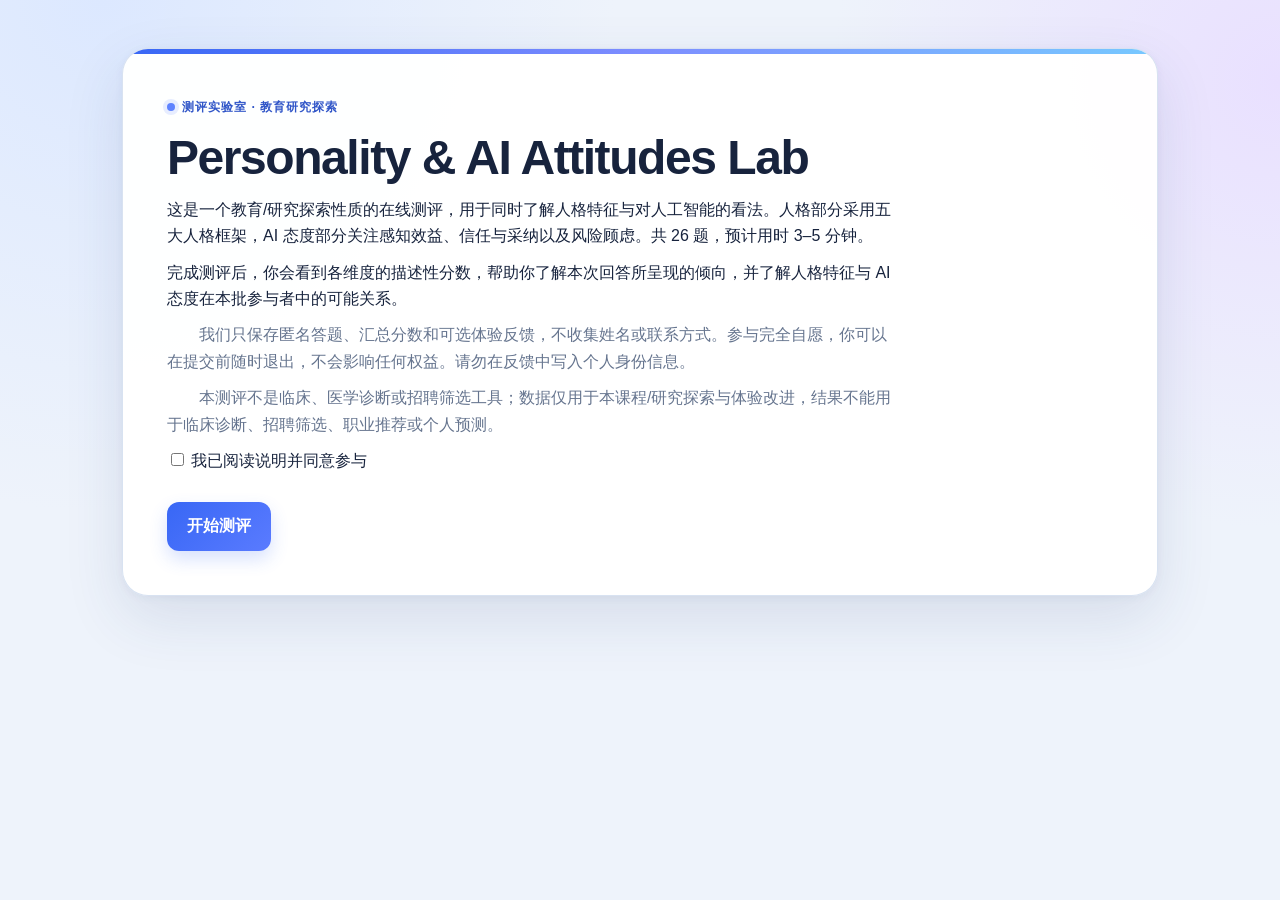
<file: index.html>
<!doctype html>
<html lang="zh-CN"><head><meta charset="utf-8"><meta name="viewport" content="width=device-width,initial-scale=1"><meta name="description" content="用于教育研究探索的五大人格与 AI 态度测评。"><title>Personality &amp; AI Attitudes Lab</title><link rel="stylesheet" href="styles.css?v=20260913-restored-ui"></head>
<body><main id="app"></main><script src="app.js?v=20260913-restored-ui"></script></body></html>
</file>
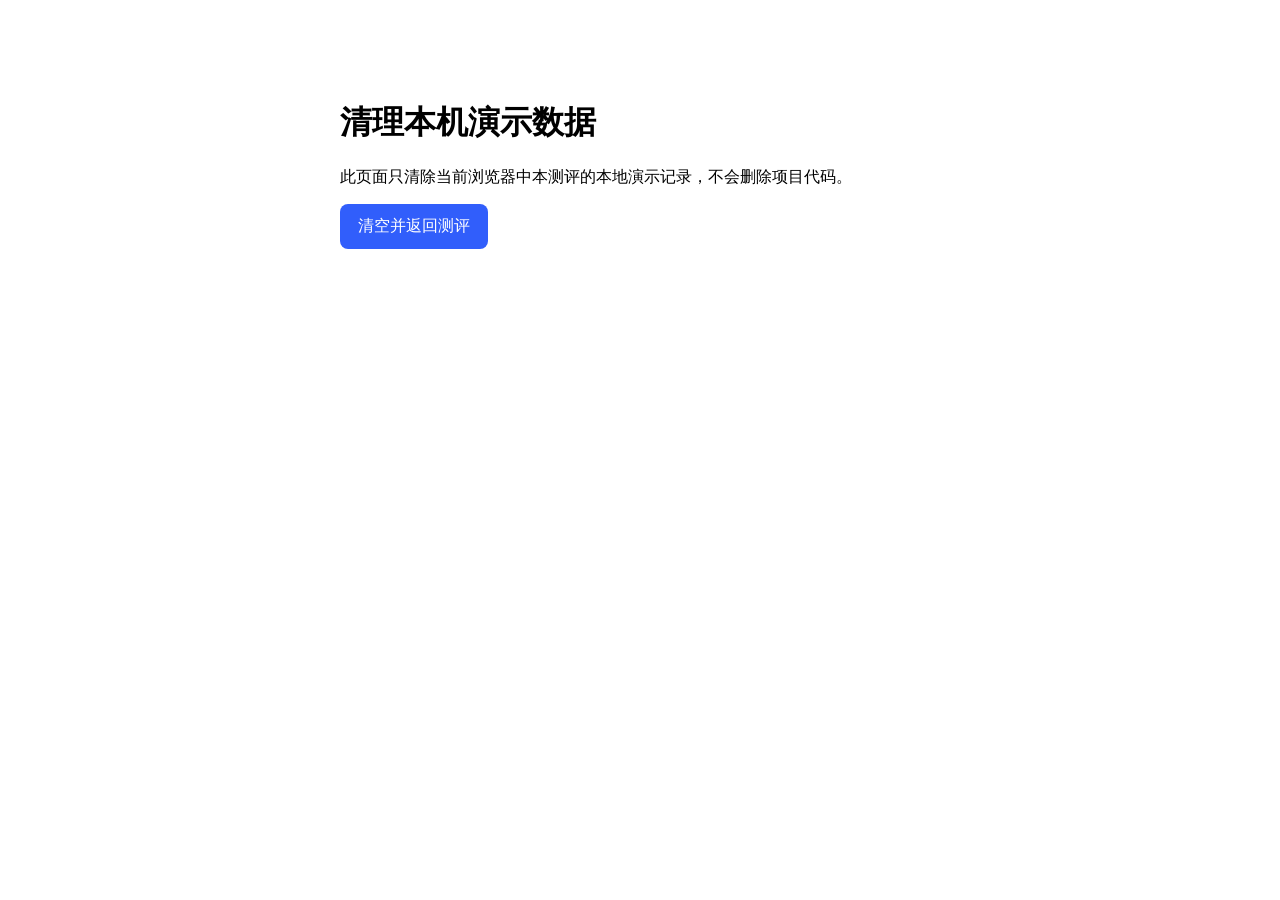
<file: reset.html>
<!doctype html><html lang="zh-CN"><meta charset="utf-8"><meta name="viewport" content="width=device-width,initial-scale=1"><title>清理演示数据</title><style>body{font-family:system-ui;max-width:600px;margin:60px auto;padding:20px}button{padding:12px 18px;border:0;border-radius:8px;background:#315efb;color:white;font-size:16px}</style><h1>清理本机演示数据</h1><p>此页面只清除当前浏览器中本测评的本地演示记录，不会删除项目代码。</p><button id="clear">清空并返回测评</button><p id="status"></p><script>document.querySelector('#clear').onclick=()=>{localStorage.removeItem('assessmentResponses');localStorage.removeItem('assessmentFeedback');document.querySelector('#status').textContent='已清空，即将返回测评页面。';setTimeout(()=>location.href='index.html',600)}</script></html>
</file>
<file: styles.css>
:root{
  font-family:-apple-system,BlinkMacSystemFont,"PingFang SC","Hiragino Sans GB","Microsoft YaHei",sans-serif;
  color:#17233d;
  background:#eef3fb;
  --ink:#17233d;
  --muted:#66758f;
  --line:#dce5f2;
  --blue:#3867f5;
  --blue-dark:#2449c7;
  --soft-blue:#edf3ff;
  --soft:#f7f9fd;
}
*{box-sizing:border-box}
html{scroll-behavior:smooth}
body{
  margin:0;
  line-height:1.65;
  background:
    radial-gradient(circle at 8% 0%,#dce8ff 0,transparent 32rem),
    radial-gradient(circle at 100% 12%,#e9e0ff 0,transparent 28rem),
    #eef3fb;
}
button,input,select,textarea{font:inherit}
button{border:0}
.shell{max-width:1080px;margin:0 auto;padding:48px 22px 76px}
.card{
  position:relative;
  overflow:hidden;
  background:rgba(255,255,255,.96);
  border:1px solid rgba(214,225,241,.95);
  border-radius:26px;
  padding:clamp(24px,4vw,44px);
  box-shadow:0 22px 60px rgba(39,65,112,.12),0 2px 8px rgba(39,65,112,.05);
}
.card:before{content:"";display:block;position:absolute;inset:0 0 auto;height:5px;background:linear-gradient(90deg,#3867f5,#7d8dff,#77c8ff)}
h1{margin:0 0 10px;font-size:clamp(2rem,4vw,3rem);line-height:1.2;letter-spacing:-.03em}
h2{margin:36px 0 14px;font-size:clamp(1.35rem,2.4vw,1.75rem);line-height:1.25;letter-spacing:-.02em}
h3{margin:22px 0 10px;line-height:1.3}
p{margin:10px 0}
.card>p{max-width:82ch}
.muted{color:var(--muted)}
.eyebrow,.section-kicker{display:inline-flex;align-items:center;gap:7px;margin-bottom:12px;color:#3156c8;font-size:.78rem;font-weight:800;letter-spacing:.08em}
.eyebrow:before{content:"";width:8px;height:8px;border-radius:50%;background:#5f83ff;box-shadow:0 0 0 4px #e7edff}
.stepper{display:flex;align-items:center;gap:10px;margin:2px 0 18px;color:#8492aa;font-size:.86rem;font-weight:700}
.stepper span{padding:7px 12px;border:1px solid var(--line);border-radius:99px;background:#f7f9fd;white-space:nowrap}
.stepper span.active{border-color:#b9caff;background:#edf3ff;color:#2449c7}
.stepper i{height:1px;width:28px;background:#d6dfef}
.actions{display:flex;flex-wrap:wrap;gap:12px;margin-top:28px}
button{
  min-height:44px;
  padding:11px 20px;
  border-radius:12px;
  background:linear-gradient(135deg,var(--blue),#5a7bff);
  color:#fff;
  font-weight:700;
  box-shadow:0 8px 18px rgba(56,103,245,.2);
  cursor:pointer;
  transition:transform .15s ease,box-shadow .15s ease,background .15s ease;
}
button:hover{transform:translateY(-1px);box-shadow:0 11px 24px rgba(56,103,245,.28)}
button:active{transform:translateY(0)}
button:focus-visible,input:focus-visible,select:focus-visible,textarea:focus-visible{outline:3px solid rgba(56,103,245,.27);outline-offset:2px}
button.secondary{background:#e9effa;color:#263657;box-shadow:none}
button.secondary:hover{background:#dfe8f8;box-shadow:none}
.progress{height:10px;background:#e5ecf8;border-radius:99px;margin:20px 0 30px;overflow:hidden}
.progress>i{display:block;height:100%;background:linear-gradient(90deg,var(--blue),#73a7ff);border-radius:99px;transition:width .25s ease}
.item{padding:22px 0;border-bottom:1px solid #edf1f7}
.item:last-child{border-bottom:0}
.item p{font-size:1.08rem;font-weight:650}
.scale{display:grid;grid-template-columns:repeat(5,minmax(72px,1fr));gap:9px;margin-top:16px}
.scale label{
  min-height:66px;
  display:flex;flex-direction:column;align-items:center;justify-content:center;gap:4px;
  padding:8px 4px;
  border:1px solid var(--line);
  border-radius:13px;
  background:#fbfcff;
  color:#5f6f89;
  font-size:.82rem;
  text-align:center;
  cursor:pointer;
  transition:border-color .15s,background .15s,color .15s,transform .15s;
}
.scale label:hover{border-color:#9db5f8;background:#f3f6ff}
.scale label:has(input:checked){border-color:var(--blue);background:var(--soft-blue);color:#2145b7;transform:translateY(-1px);box-shadow:0 5px 12px rgba(56,103,245,.12)}
.scale input{margin:0;accent-color:var(--blue)}
.score-list{display:grid;grid-template-columns:repeat(3,minmax(0,1fr));gap:16px}
.score{padding:21px 18px;border-radius:17px;background:linear-gradient(145deg,#eff4ff,#e8efff);border:1px solid #dce7fb;text-align:center}
.score span{display:block;font-weight:700;color:#33466b}
.score b{display:block;font-size:2.05rem;line-height:1.1;margin:6px 0;color:#152751}
.score p{font-size:.88rem;color:var(--muted);max-width:30ch;margin:10px auto 0;line-height:1.55}
.score small{display:block;color:var(--muted);margin-top:5px}
.bar-track{height:8px;background:#d8e4fb;border-radius:99px;margin-top:13px;overflow:hidden}
.bar-track i{display:block;height:100%;background:linear-gradient(90deg,var(--blue),#7a9dff);border-radius:99px}
table{border-collapse:separate;border-spacing:0;width:100%;font-size:.93rem;overflow:hidden;border:1px solid var(--line);border-radius:14px;background:#fff}
th,td{border-bottom:1px solid #e7edf6;padding:11px 12px;text-align:center;white-space:nowrap}
th{background:#f4f7fc;color:#435676;font-weight:750}
tr:last-child td{border-bottom:0}
tr:hover td{background:#fafcff}
th:first-child,td:first-child{text-align:left;min-width:280px;white-space:normal}
.table-wrap{overflow-x:auto;border-radius:14px}
select,textarea,input[type=password]{
  border:1px solid #cfd9e9;border-radius:11px;padding:10px 12px;background:#fff;color:var(--ink)
}
textarea{width:100%;resize:vertical;min-height:110px}
hr{border:0;border-top:1px solid var(--line);margin:34px 0}
.warning{padding:14px 16px;background:#fff5e7;color:#8a4b08;border:1px solid #f4d49e;border-left:5px solid #f1a63d;border-radius:12px}
.top-metrics{display:grid;grid-template-columns:repeat(3,1fr);gap:16px;margin:22px 0 30px}
.top-metrics>div{background:linear-gradient(145deg,#f7f9fd,#eef3fb);border:1px solid var(--line);border-radius:17px;padding:17px 18px}
.top-metrics strong{display:block;font-size:1.8rem;line-height:1.2;color:#18294e}
.top-metrics span{color:var(--muted);font-size:.9rem}
.results-section{margin-top:28px}
.results-section h2{margin-top:0;margin-bottom:16px;font-size:1.35rem;color:#25385e}
.insight-grid{display:grid;grid-template-columns:repeat(2,minmax(0,1fr));gap:18px;margin-top:24px}
.insight{background:#fbfcff;border:1px solid #dfe7f4;border-radius:18px;padding:22px}
.insight h2{margin:0 0 14px;font-size:1.35rem}
.insight p{margin:9px 0;line-height:1.7}
.summary-line{display:block;margin:7px 0}
.definition-list{list-style:none;margin:17px 0 0;padding:0;display:grid;gap:11px}
.definition-list li{display:grid;gap:2px;padding-bottom:8px;border-bottom:1px dashed #dce5f2}
.definition-list li:last-child{border-bottom:0}
.definition-list span{color:var(--muted);font-size:.92rem}
.overall-summary{margin-top:32px;padding:24px 26px;background:linear-gradient(145deg,#f6f9ff,#eef4ff);border:1px solid #d6e3ff;border-radius:20px}
.overall-summary h2{margin-top:0}
.summary-list{margin:14px 0 0;padding-left:21px;display:grid;gap:11px}
.method-note{margin:12px 0;padding:15px 17px;background:#f5f8fd;border:1px solid #e0e8f4;border-left:4px solid #9bb7f8;border-radius:11px;color:#52627a;line-height:1.65}
.method-note strong{color:#263b68}
.feedback-list{display:grid;gap:10px;margin-top:14px}
.feedback-list p{display:grid;grid-template-columns:auto auto 1fr;align-items:baseline;gap:12px;margin:0;padding:13px 15px;background:#fbfcff;border:1px solid #e1e8f3;border-radius:12px}
.feedback-list .feedback-rating{font-weight:750;color:#2449c7;white-space:nowrap}
.feedback-panel{margin-top:22px;padding:22px 24px;background:#f8faff;border:1px solid #dce6f8;border-radius:18px}
.feedback-panel h2{margin:0 0 14px;font-size:1.35rem}
.feedback-panel .section-kicker{margin-bottom:6px;color:#7182a3;letter-spacing:.03em}
.feedback-panel select{margin-top:4px}
.feedback-panel textarea{margin-top:16px}
.alpha-grid{display:grid;grid-template-columns:repeat(4,minmax(0,1fr));gap:12px;margin:16px 0}
.alpha-item{display:flex;flex-direction:column;gap:5px;padding:15px;background:#f7f9fd;border:1px solid #dfe7f3;border-radius:13px}
.alpha-item span{color:var(--muted);font-size:.9rem}
.alpha-item strong{font-size:1.12rem;color:#1c315d}
@media(max-width:760px){
  .shell{padding:28px 14px 54px}
  .card{border-radius:20px;padding:24px 18px}
  .score-list,.top-metrics{grid-template-columns:repeat(2,minmax(0,1fr))}
  .insight-grid{grid-template-columns:1fr}
  .alpha-grid{grid-template-columns:repeat(2,minmax(0,1fr))}
}
@media(max-width:560px){
  h2{margin-top:30px}
  .score-list,.top-metrics{grid-template-columns:1fr}
  .actions button{width:100%}
  .feedback-list p{grid-template-columns:1fr auto}
  .feedback-list p .muted{grid-column:1 / -1}
  .feedback-panel{padding:18px 16px}
  .scale{display:flex;overflow-x:auto;padding-bottom:5px}
  .scale label{flex:0 0 76px}
  th,td{padding:9px 10px}
}

/* Intro copy uses two-character paragraph indents for the privacy and disclaimer notes. */
.intro-privacy,.intro-disclaimer{text-indent:2em}
</file>
